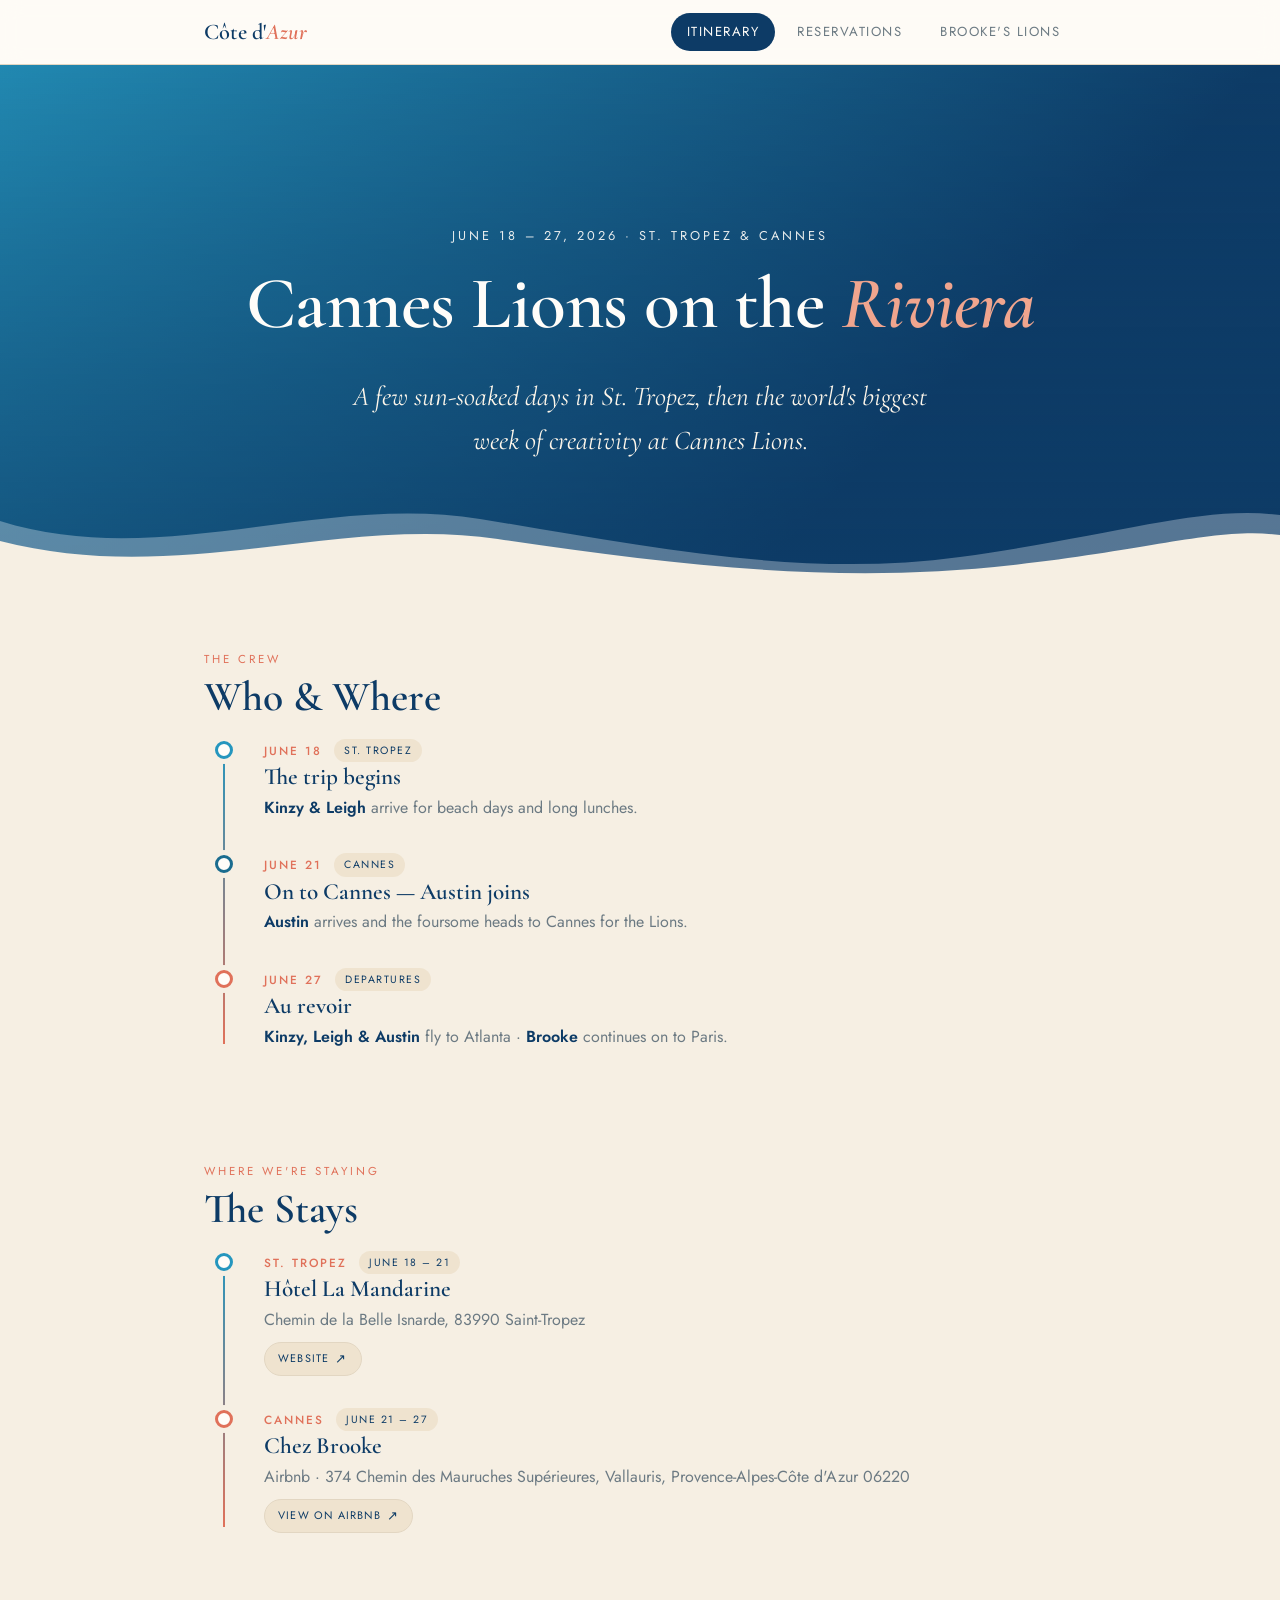
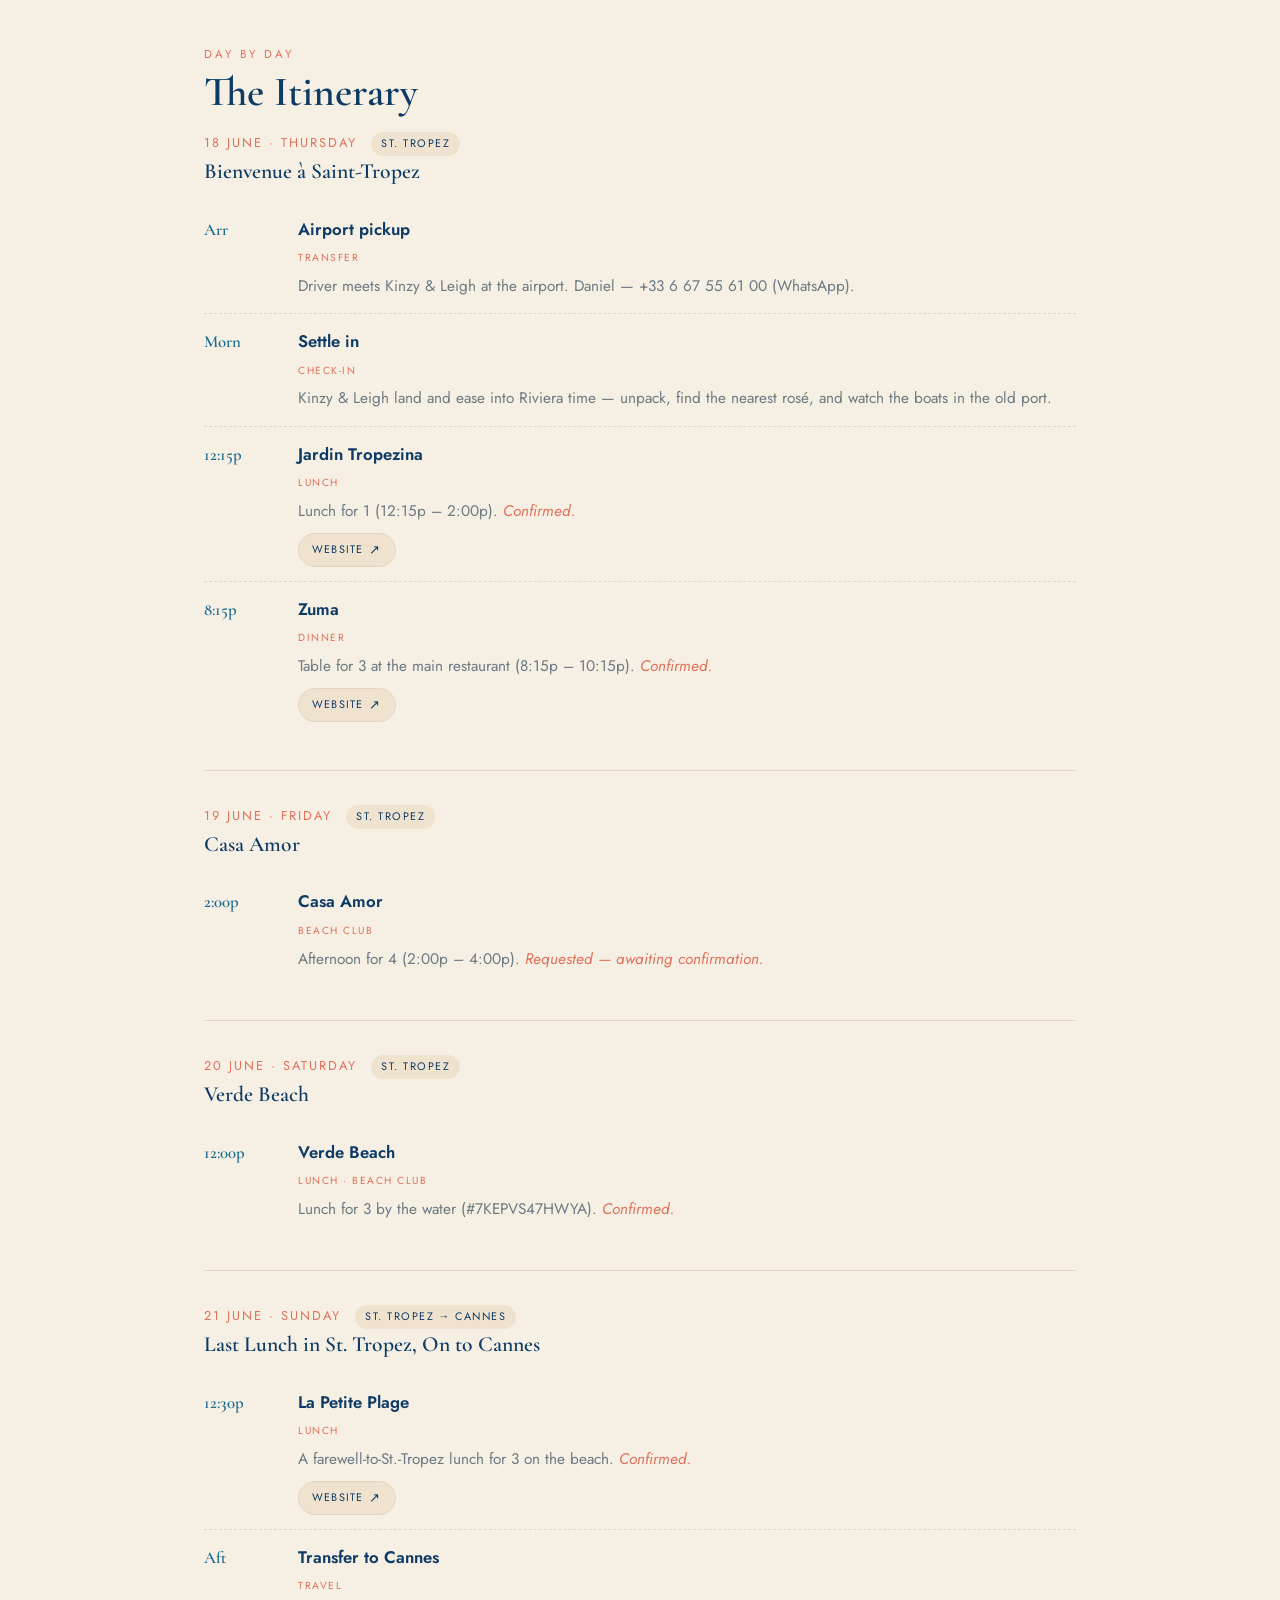
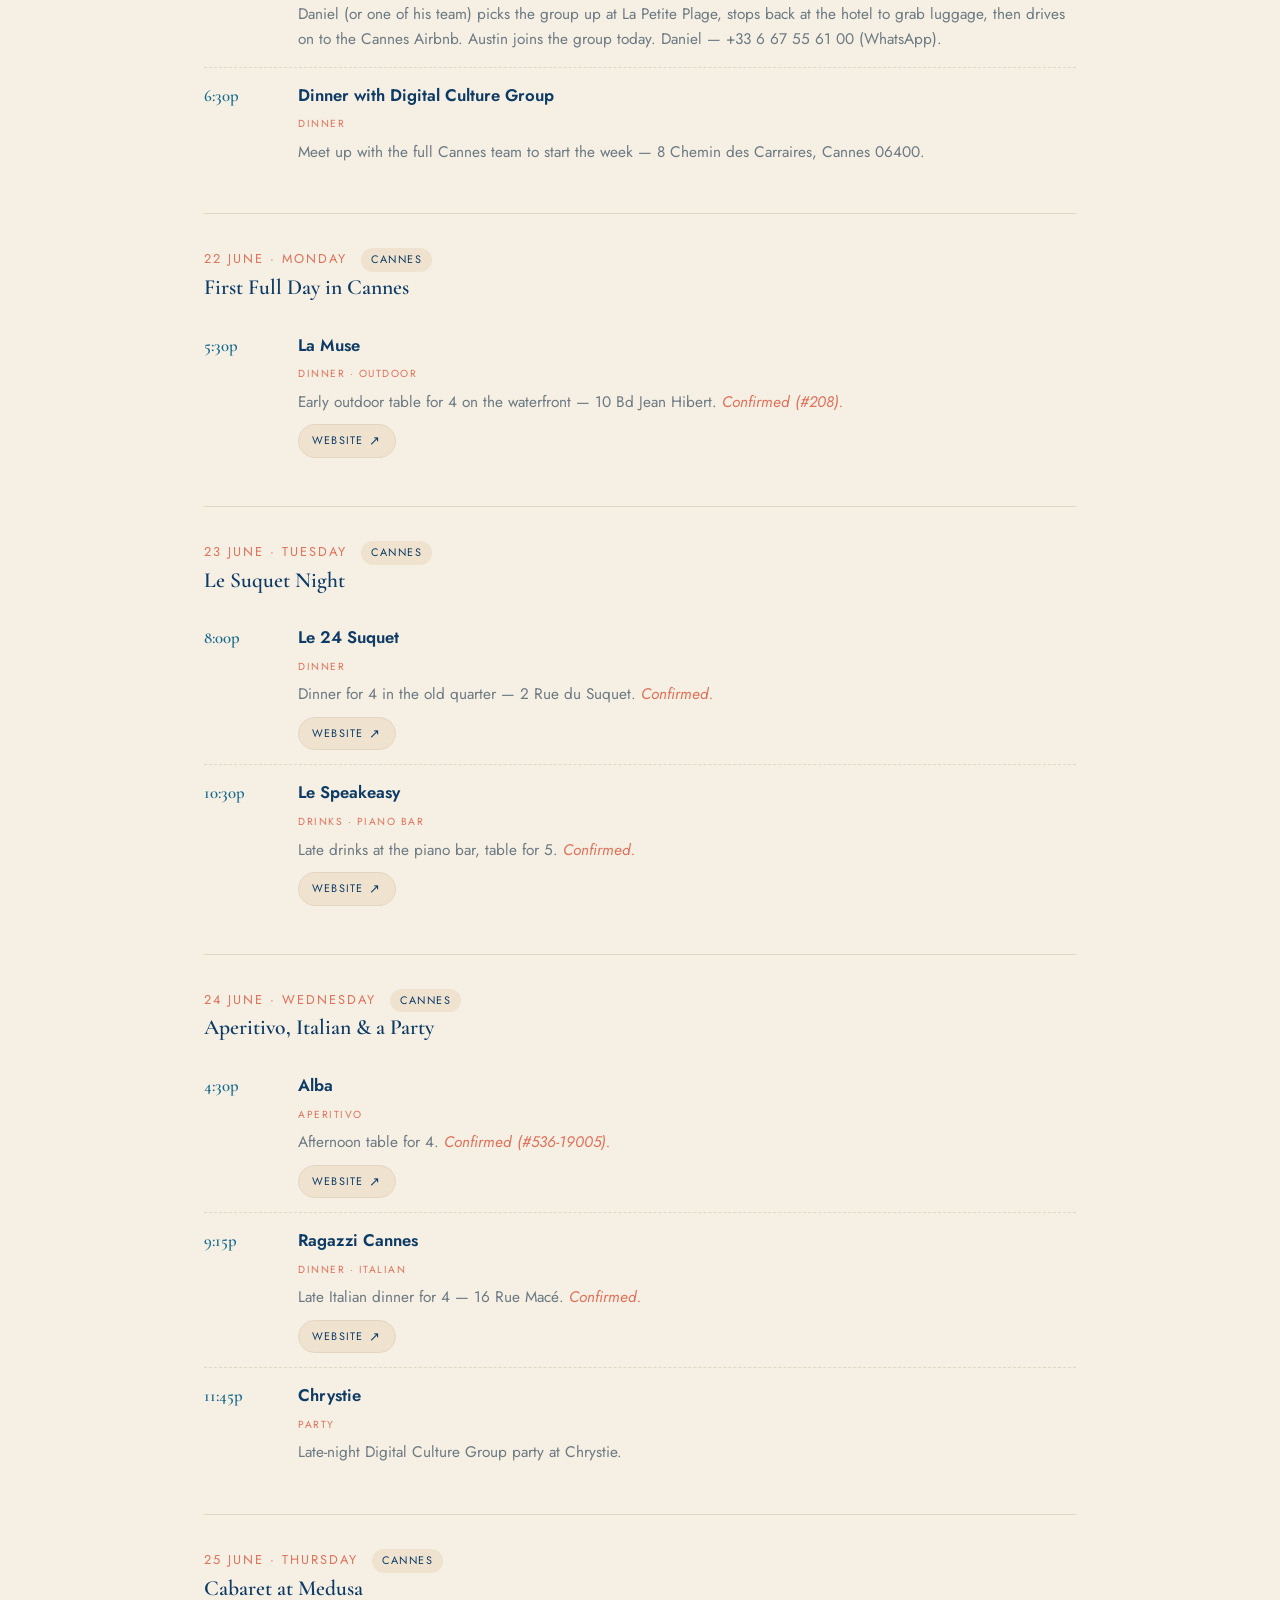
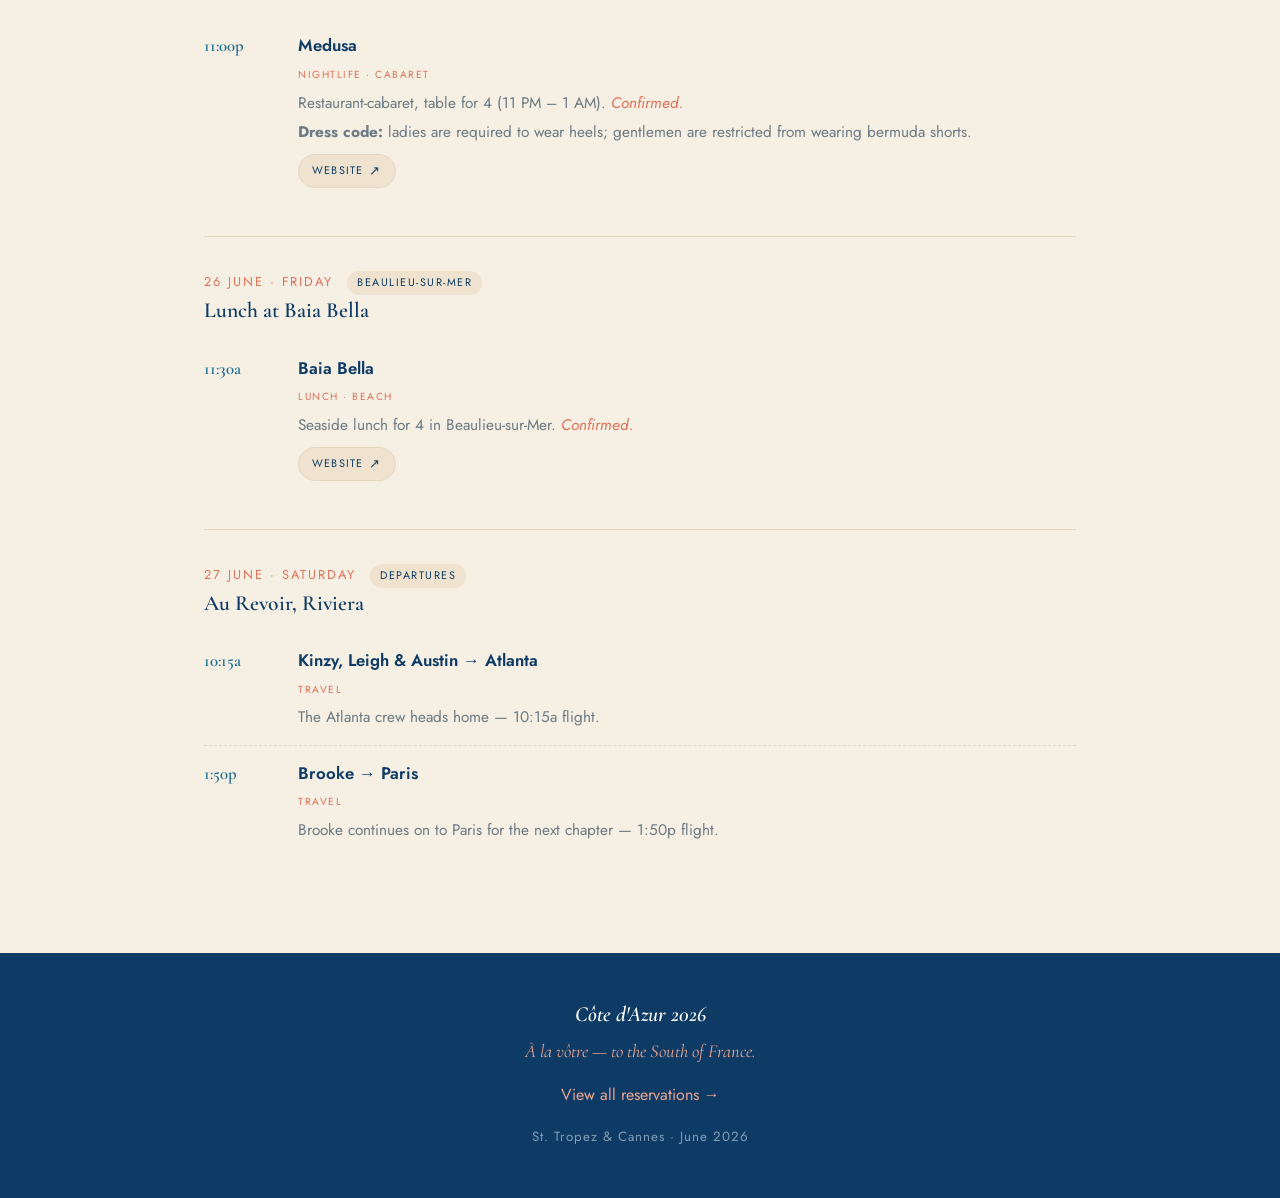
<file: index.html>
<!DOCTYPE html>
<html lang="en">
<head>
<meta charset="UTF-8" />
<meta name="viewport" content="width=device-width, initial-scale=1" />
<title>Côte d'Azur 2026 · St. Tropez & Cannes</title>
<link rel="icon" href="data:image/svg+xml,<svg xmlns='http://www.w3.org/2000/svg' viewBox='0 0 100 100'><text y='.9em' font-size='90'>🇫🇷</text></svg>" />
<link rel="preconnect" href="https://fonts.googleapis.com">
<link rel="preconnect" href="https://fonts.gstatic.com" crossorigin>
<link href="https://fonts.googleapis.com/css2?family=Cormorant+Garamond:ital,wght@0,500;0,600;1,500;1,600&family=Jost:wght@300;400;500;600&display=swap" rel="stylesheet">
<link rel="stylesheet" href="styles.css" />
</head>
<body>

<header class="topbar">
  <div class="wrap">
    <a class="brand" href="index.html">Côte d'<em>Azur</em></a>
    <nav class="tabs">
      <a href="index.html" class="active">Itinerary</a>
      <a href="confirmations.html">Reservations</a>
      <a href="lions.html">Brooke's Lions</a>
    </nav>
  </div>
</header>

<section class="hero">
  <p class="dates">June 18 – 27, 2026 · St. Tropez &amp; Cannes</p>
  <h1>Cannes Lions on the <em>Riviera</em></h1>
  <p class="tagline">A few sun-soaked days in St. Tropez, then the world's biggest week of creativity at Cannes Lions.</p>
</section>

<main class="wrap">

  <!-- Travelers / facts -->
  <section class="reveal">
    <p class="section-label">The Crew</p>
    <h2>Who &amp; Where</h2>
    <div class="timeline">
      <div class="tl-item">
        <span class="tl-dot"></span>
        <div class="tl-head">
          <span class="tl-date">June 18</span>
          <span class="tl-city">St. Tropez</span>
        </div>
        <h3 class="tl-title">The trip begins</h3>
        <p class="tl-people"><strong>Kinzy &amp; Leigh</strong> arrive for beach days and long lunches.</p>
      </div>
      <div class="tl-item">
        <span class="tl-dot"></span>
        <div class="tl-head">
          <span class="tl-date">June 21</span>
          <span class="tl-city">Cannes</span>
        </div>
        <h3 class="tl-title">On to Cannes — Austin joins</h3>
        <p class="tl-people"><strong>Austin</strong> arrives and the foursome heads to Cannes for the Lions.</p>
      </div>
      <div class="tl-item">
        <span class="tl-dot"></span>
        <div class="tl-head">
          <span class="tl-date">June 27</span>
          <span class="tl-city">Departures</span>
        </div>
        <h3 class="tl-title">Au revoir</h3>
        <p class="tl-people"><strong>Kinzy, Leigh &amp; Austin</strong> fly to Atlanta · <strong>Brooke</strong> continues on to Paris.</p>
      </div>
    </div>
  </section>

  <!-- Stays -->
  <section class="reveal">
    <p class="section-label">Where We're Staying</p>
    <h2>The Stays</h2>
    <div class="timeline">
      <div class="tl-item">
        <span class="tl-dot"></span>
        <div class="tl-head">
          <span class="tl-date">St. Tropez</span>
          <span class="tl-city">June 18 – 21</span>
        </div>
        <h3 class="tl-title">Hôtel La Mandarine</h3>
        <p class="tl-people">Chemin de la Belle Isnarde, 83990 Saint-Tropez</p>
        <a class="venue-link" href="https://www.hotellamandarine.com/en/" target="_blank" rel="noopener">Website</a>
      </div>
      <div class="tl-item">
        <span class="tl-dot"></span>
        <div class="tl-head">
          <span class="tl-date">Cannes</span>
          <span class="tl-city">June 21 – 27</span>
        </div>
        <h3 class="tl-title">Chez Brooke</h3>
        <p class="tl-people">Airbnb · 374 Chemin des Mauruches Supérieures, Vallauris, Provence-Alpes-Côte d'Azur 06220</p>
        <a class="venue-link" href="https://www.airbnb.com/trips/shared/0ea47245-d83c-47af-ac39-bbfc97bc9bfa?unique_share_id=3c8a71a0-9e63-4615-8df0-6672b31d88a7" target="_blank" rel="noopener">View on Airbnb</a>
      </div>
    </div>
  </section>

  <!-- Itinerary -->
  <section>
    <p class="section-label">Day by Day</p>
    <h2>The Itinerary</h2>

    <!-- June 18 -->
    <div class="day reveal">
      <div class="day-head">
        <span class="day-date">18 June · Thursday</span>
        <span class="day-city">St. Tropez</span>
      </div>
      <h3 class="day-title">Bienvenue à Saint-Tropez</h3>
      <div class="block">
        <div class="time">Arr</div>
        <div>
          <div class="venue">Airport pickup</div>
          <span class="cat">transfer</span>
          <p class="desc">Driver meets Kinzy &amp; Leigh at the airport. Daniel — +33 6 67 55 61 00 (WhatsApp).</p>
        </div>
      </div>
      <div class="block">
        <div class="time">Morn</div>
        <div>
          <div class="venue">Settle in</div>
          <span class="cat">check-in</span>
          <p class="desc">Kinzy &amp; Leigh land and ease into Riviera time — unpack, find the nearest rosé, and watch the boats in the old port.</p>
        </div>
      </div>
      <div class="block">
        <div class="time">12:15p</div>
        <div>
          <div class="venue">Jardin Tropezina</div>
          <span class="cat">lunch</span>
          <p class="desc">Lunch for 1 (12:15p – 2:00p). <em>Confirmed.</em></p>
          <a class="venue-link" href="https://airelles.com/en/destination/chateau-de-la-messardiere-hotel/restaurants/jardin-tropezina-saint-tropez-restaurant" target="_blank" rel="noopener">Website</a>
        </div>
      </div>
      <div class="block">
        <div class="time">8:15p</div>
        <div>
          <div class="venue">Zuma</div>
          <span class="cat">dinner</span>
          <p class="desc">Table for 3 at the main restaurant (8:15p – 10:15p). <em>Confirmed.</em></p>
          <a class="venue-link" href="https://www.zumarestaurant.com/en/st-tropez" target="_blank" rel="noopener">Website</a>
        </div>
      </div>
    </div>

    <!-- June 19 -->
    <div class="day reveal">
      <div class="day-head">
        <span class="day-date">19 June · Friday</span>
        <span class="day-city">St. Tropez</span>
      </div>
      <h3 class="day-title">Casa Amor</h3>
      <div class="block">
        <div class="time">2:00p</div>
        <div>
          <div class="venue">Casa Amor</div>
          <span class="cat">beach club</span>
          <p class="desc">Afternoon for 4 (2:00p – 4:00p). <em>Requested — awaiting confirmation.</em></p>
        </div>
      </div>
    </div>

    <!-- June 20 -->
    <div class="day reveal">
      <div class="day-head">
        <span class="day-date">20 June · Saturday</span>
        <span class="day-city">St. Tropez</span>
      </div>
      <h3 class="day-title">Verde Beach</h3>
      <div class="block">
        <div class="time">12:00p</div>
        <div>
          <div class="venue">Verde Beach</div>
          <span class="cat">lunch · beach club</span>
          <p class="desc">Lunch for 3 by the water (#7KEPVS47HWYA). <em>Confirmed.</em></p>
        </div>
      </div>
    </div>

    <!-- June 21 -->
    <div class="day reveal">
      <div class="day-head">
        <span class="day-date">21 June · Sunday</span>
        <span class="day-city">St. Tropez → Cannes</span>
      </div>
      <h3 class="day-title">Last Lunch in St. Tropez, On to Cannes</h3>
      <div class="block">
        <div class="time">12:30p</div>
        <div>
          <div class="venue">La Petite Plage</div>
          <span class="cat">lunch</span>
          <p class="desc">A farewell-to-St.-Tropez lunch for 3 on the beach. <em>Confirmed.</em></p>
          <a class="venue-link" href="https://www.restaurant-lapetiteplage.com/en/saint-tropez" target="_blank" rel="noopener">Website</a>
        </div>
      </div>
      <div class="block">
        <div class="time">Aft</div>
        <div>
          <div class="venue">Transfer to Cannes</div>
          <span class="cat">travel</span>
          <p class="desc">Daniel (or one of his team) picks the group up at La Petite Plage, stops back at the hotel to grab luggage, then drives on to the Cannes Airbnb. Austin joins the group today. Daniel — +33 6 67 55 61 00 (WhatsApp).</p>
        </div>
      </div>
      <div class="block">
        <div class="time">6:30p</div>
        <div>
          <div class="venue">Dinner with Digital Culture Group</div>
          <span class="cat">dinner</span>
          <p class="desc">Meet up with the full Cannes team to start the week — 8 Chemin des Carraires, Cannes 06400.</p>
        </div>
      </div>
    </div>

    <!-- June 22 -->
    <div class="day reveal">
      <div class="day-head">
        <span class="day-date">22 June · Monday</span>
        <span class="day-city">Cannes</span>
      </div>
      <h3 class="day-title">First Full Day in Cannes</h3>
      <div class="block">
        <div class="time">5:30p</div>
        <div>
          <div class="venue">La Muse</div>
          <span class="cat">dinner · outdoor</span>
          <p class="desc">Early outdoor table for 4 on the waterfront — 10 Bd Jean Hibert. <em>Confirmed (#208).</em></p>
          <a class="venue-link" href="https://www.lamusecannes.com/" target="_blank" rel="noopener">Website</a>
        </div>
      </div>
    </div>

    <!-- June 23 -->
    <div class="day reveal">
      <div class="day-head">
        <span class="day-date">23 June · Tuesday</span>
        <span class="day-city">Cannes</span>
      </div>
      <h3 class="day-title">Le Suquet Night</h3>
      <div class="block">
        <div class="time">8:00p</div>
        <div>
          <div class="venue">Le 24 Suquet</div>
          <span class="cat">dinner</span>
          <p class="desc">Dinner for 4 in the old quarter — 2 Rue du Suquet. <em>Confirmed.</em></p>
          <a class="venue-link" href="https://le24suquet.fr/en/" target="_blank" rel="noopener">Website</a>
        </div>
      </div>
      <div class="block">
        <div class="time">10:30p</div>
        <div>
          <div class="venue">Le Speakeasy</div>
          <span class="cat">drinks · piano bar</span>
          <p class="desc">Late drinks at the piano bar, table for 5. <em>Confirmed.</em></p>
          <a class="venue-link" href="https://www.lespeakeasy.com/" target="_blank" rel="noopener">Website</a>
        </div>
      </div>
    </div>

    <!-- June 24 -->
    <div class="day reveal">
      <div class="day-head">
        <span class="day-date">24 June · Wednesday</span>
        <span class="day-city">Cannes</span>
      </div>
      <h3 class="day-title">Aperitivo, Italian &amp; a Party</h3>
      <div class="block">
        <div class="time">4:30p</div>
        <div>
          <div class="venue">Alba</div>
          <span class="cat">aperitivo</span>
          <p class="desc">Afternoon table for 4. <em>Confirmed (#536-19005).</em></p>
          <a class="venue-link" href="https://www.alba-beach-cannes.com/" target="_blank" rel="noopener">Website</a>
        </div>
      </div>
      <div class="block">
        <div class="time">9:15p</div>
        <div>
          <div class="venue">Ragazzi Cannes</div>
          <span class="cat">dinner · italian</span>
          <p class="desc">Late Italian dinner for 4 — 16 Rue Macé. <em>Confirmed.</em></p>
          <a class="venue-link" href="https://ragazzi-group.fr/restaurant-cannes/" target="_blank" rel="noopener">Website</a>
        </div>
      </div>
      <div class="block">
        <div class="time">11:45p</div>
        <div>
          <div class="venue">Chrystie</div>
          <span class="cat">party</span>
          <p class="desc">Late-night Digital Culture Group party at Chrystie.</p>
        </div>
      </div>
    </div>

    <!-- June 25 -->
    <div class="day reveal">
      <div class="day-head">
        <span class="day-date">25 June · Thursday</span>
        <span class="day-city">Cannes</span>
      </div>
      <h3 class="day-title">Cabaret at Medusa</h3>
      <div class="block">
        <div class="time">11:00p</div>
        <div>
          <div class="venue">Medusa</div>
          <span class="cat">nightlife · cabaret</span>
          <p class="desc">Restaurant-cabaret, table for 4 (11 PM – 1 AM). <em>Confirmed.</em></p>
          <p class="desc"><strong>Dress code:</strong> ladies are required to wear heels; gentlemen are restricted from wearing bermuda shorts.</p>
          <a class="venue-link" href="https://medusacannes.com/" target="_blank" rel="noopener">Website</a>
        </div>
      </div>
    </div>

    <!-- June 26 -->
    <div class="day reveal">
      <div class="day-head">
        <span class="day-date">26 June · Friday</span>
        <span class="day-city">Beaulieu-sur-Mer</span>
      </div>
      <h3 class="day-title">Lunch at Baia Bella</h3>
      <div class="block">
        <div class="time">11:30a</div>
        <div>
          <div class="venue">Baia Bella</div>
          <span class="cat">lunch · beach</span>
          <p class="desc">Seaside lunch for 4 in Beaulieu-sur-Mer. <em>Confirmed.</em></p>
          <a class="venue-link" href="https://www.baiabella.com/" target="_blank" rel="noopener">Website</a>
        </div>
      </div>
    </div>

    <!-- June 27 -->
    <div class="day reveal">
      <div class="day-head">
        <span class="day-date">27 June · Saturday</span>
        <span class="day-city">Departures</span>
      </div>
      <h3 class="day-title">Au Revoir, Riviera</h3>
      <div class="block">
        <div class="time">10:15a</div>
        <div>
          <div class="venue">Kinzy, Leigh &amp; Austin → Atlanta</div>
          <span class="cat">travel</span>
          <p class="desc">The Atlanta crew heads home — 10:15a flight.</p>
        </div>
      </div>
      <div class="block">
        <div class="time">1:50p</div>
        <div>
          <div class="venue">Brooke → Paris</div>
          <span class="cat">travel</span>
          <p class="desc">Brooke continues on to Paris for the next chapter — 1:50p flight.</p>
        </div>
      </div>
    </div>

  </section>
</main>

<footer>
  <h3>Côte d'Azur 2026</h3>
  <p class="fr">À la vôtre — to the South of France.</p>
  <p><a href="confirmations.html" style="color:#f0a58e;">View all reservations →</a></p>
  <small>St. Tropez &amp; Cannes · June 2026</small>
</footer>

<script>
  const io = new IntersectionObserver((entries) => {
    entries.forEach(e => { if (e.isIntersecting) { e.target.classList.add('in'); io.unobserve(e.target); } });
  }, { threshold: 0.12 });
  document.querySelectorAll('.reveal').forEach(el => io.observe(el));
</script>

</body>
</html>
</file>
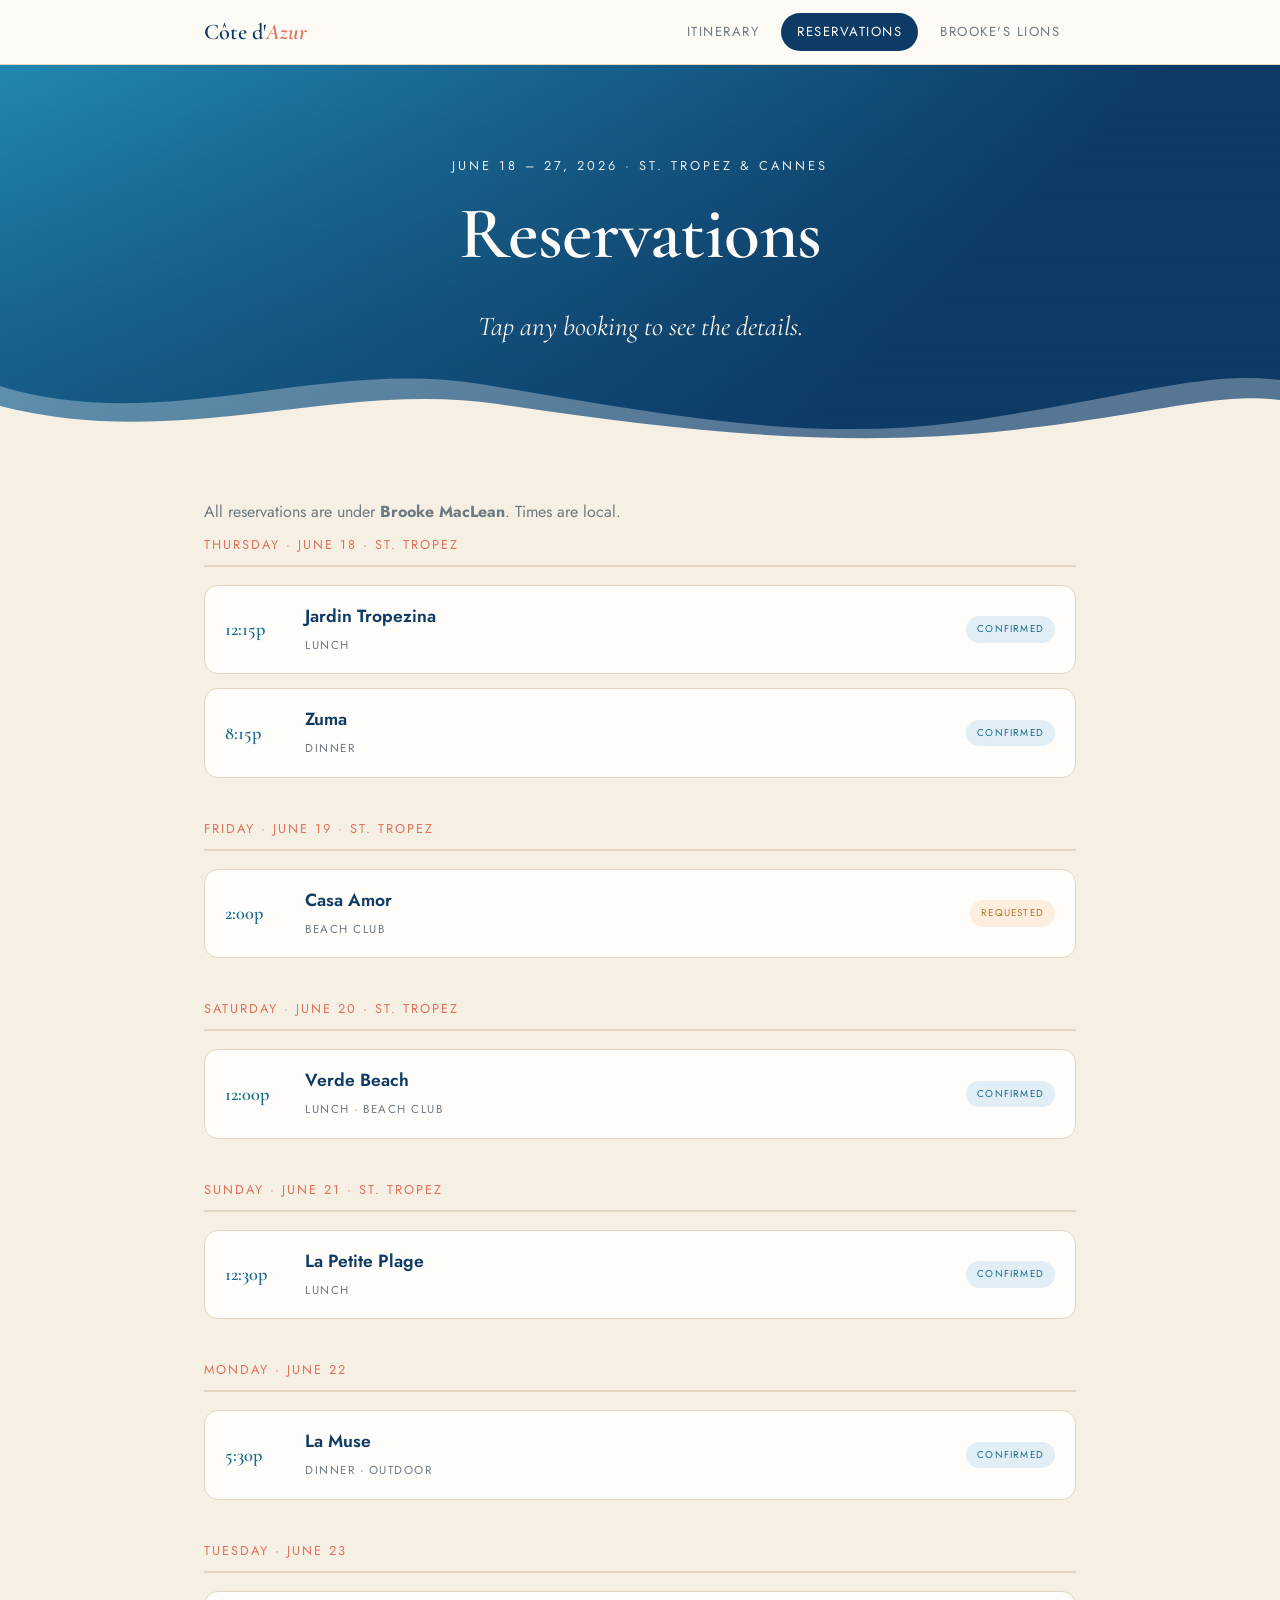
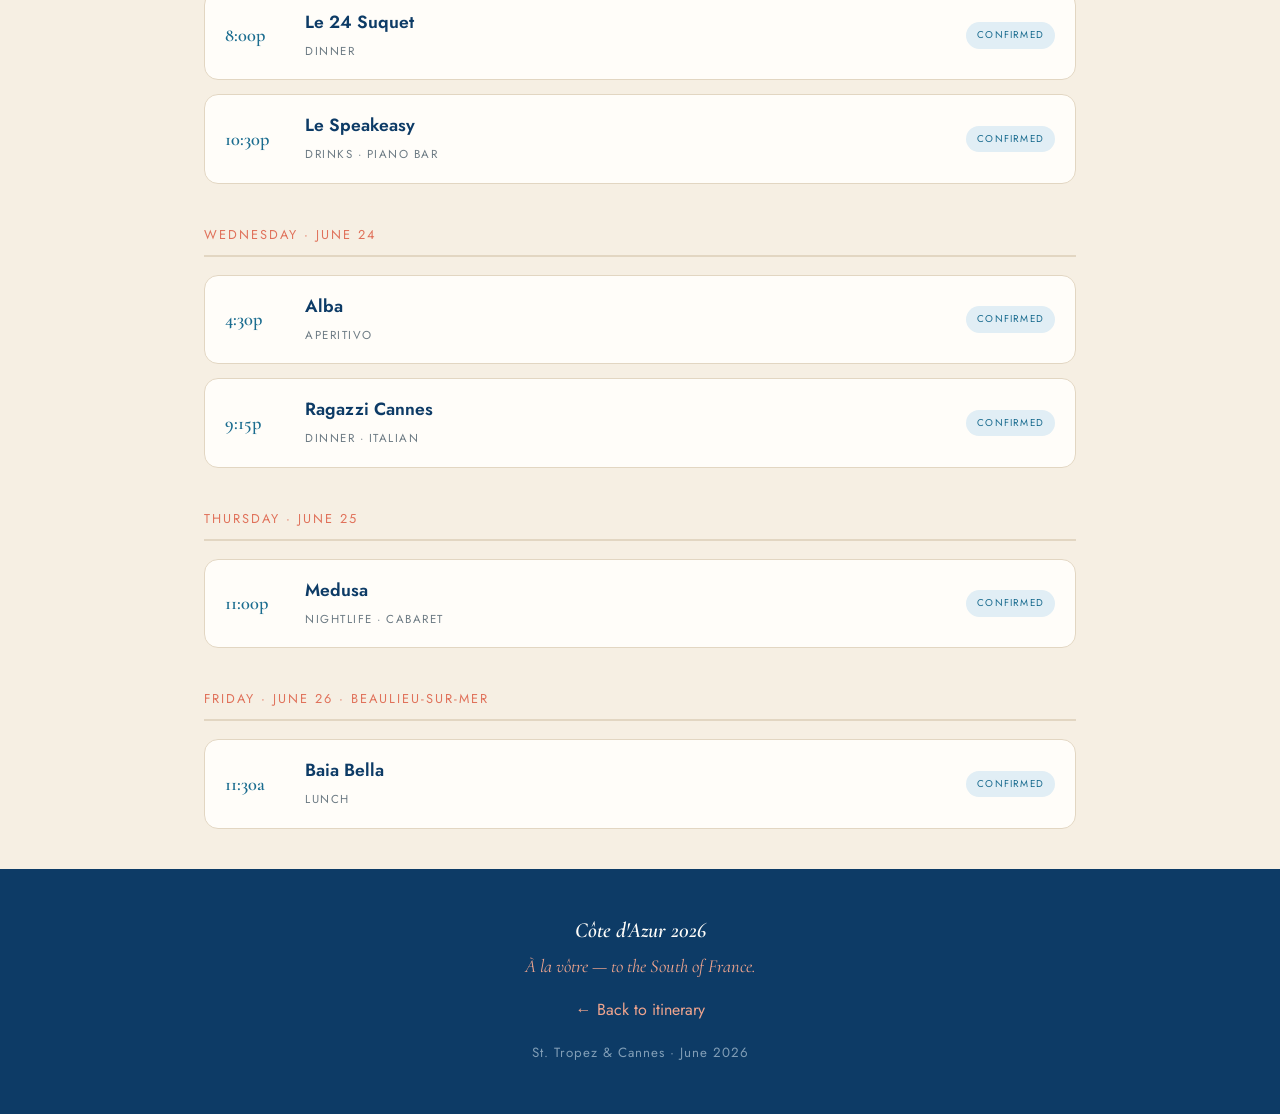
<file: confirmations.html>
<!DOCTYPE html>
<html lang="en">
<head>
<meta charset="UTF-8" />
<meta name="viewport" content="width=device-width, initial-scale=1" />
<title>Reservations · Côte d'Azur 2026</title>
<link rel="icon" href="data:image/svg+xml,<svg xmlns='http://www.w3.org/2000/svg' viewBox='0 0 100 100'><text y='.9em' font-size='90'>🇫🇷</text></svg>" />
<link rel="preconnect" href="https://fonts.googleapis.com">
<link rel="preconnect" href="https://fonts.gstatic.com" crossorigin>
<link href="https://fonts.googleapis.com/css2?family=Cormorant+Garamond:ital,wght@0,500;0,600;1,500;1,600&family=Jost:wght@300;400;500;600&display=swap" rel="stylesheet">
<link rel="stylesheet" href="styles.css" />
</head>
<body>

<header class="topbar">
  <div class="wrap">
    <a class="brand" href="index.html">Côte d'<em>Azur</em></a>
    <nav class="tabs">
      <a href="index.html">Itinerary</a>
      <a href="confirmations.html" class="active">Reservations</a>
      <a href="lions.html">Brooke's Lions</a>
    </nav>
  </div>
</header>

<section class="hero" style="padding:90px 24px 110px;">
  <p class="dates">June 18 – 27, 2026 · St. Tropez &amp; Cannes</p>
  <h1>Reservations</h1>
  <p class="tagline">Tap any booking to see the details.</p>
</section>

<main class="wrap" style="padding-top:40px;">

  <p class="conf-intro">All reservations are under <strong>Brooke MacLean</strong>. Times are local.</p>

  <!-- Thu Jun 18 -->
  <div class="conf-day reveal">
    <div class="conf-day-head">Thursday · June 18 · St. Tropez</div>
    <details class="card">
      <summary>
        <span class="c-time">12:15p</span>
        <span><span class="c-name">Jardin Tropezina</span><br><span class="c-type">Lunch</span></span>
        <span class="badge confirmed">Confirmed</span>
      </summary>
      <div class="details">
        <div class="row"><span class="k">Party</span><span>1 guest · 12:15p – 2:00p</span></div>
        <div class="row"><span class="k">Confirmation</span><span>#5XMBJW34X3LR</span></div>
        <img class="conf-shot" src="Screenshot%202026-06-03%20at%2011.59.34%E2%80%AFAM.png" alt="Jardin Tropezina confirmation" loading="lazy" />
      </div>
    </details>
    <details class="card">
      <summary>
        <span class="c-time">8:15p</span>
        <span><span class="c-name">Zuma</span><br><span class="c-type">Dinner</span></span>
        <span class="badge confirmed">Confirmed</span>
      </summary>
      <div class="details">
        <div class="row"><span class="k">Party</span><span>3 guests · 8:15p – 10:15p</span></div>
        <div class="row"><span class="k">Note</span><span>Reserved for Main Restaurant · rebooked from Wed Jun 17 → Thu Jun 18</span></div>
        <img class="conf-shot" src="Screenshot%202026-06-03%20at%2010.43.52%E2%80%AFAM.png" alt="Zuma confirmation" loading="lazy" />
      </div>
    </details>
  </div>

  <!-- Fri Jun 19 -->
  <div class="conf-day reveal">
    <div class="conf-day-head">Friday · June 19 · St. Tropez</div>
    <details class="card">
      <summary>
        <span class="c-time">2:00p</span>
        <span><span class="c-name">Casa Amor</span><br><span class="c-type">Beach Club</span></span>
        <span class="badge pending">Requested</span>
      </summary>
      <div class="details">
        <div class="row"><span class="k">Party</span><span>4 guests · 2:00p – 4:00p</span></div>
        <div class="row"><span class="k">Note</span><span>Request submitted — not yet confirmed; staff will follow up by email.</span></div>
        <img class="conf-shot" src="Screenshot%202026-06-03%20at%209.49.40%E2%80%AFAM.png" alt="Casa Amor request" loading="lazy" />
      </div>
    </details>
  </div>

  <!-- Sat Jun 20 -->
  <div class="conf-day reveal">
    <div class="conf-day-head">Saturday · June 20 · St. Tropez</div>
    <details class="card">
      <summary>
        <span class="c-time">12:00p</span>
        <span><span class="c-name">Verde Beach</span><br><span class="c-type">Lunch · Beach Club</span></span>
        <span class="badge confirmed">Confirmed</span>
      </summary>
      <div class="details">
        <div class="row"><span class="k">Party</span><span>3 guests · 12:00p</span></div>
        <div class="row"><span class="k">Confirmation</span><span>#7KEPVS47HWYA</span></div>
        <div class="row"><span class="k">Cancellation</span><span>Cancellations must be made at least 24 hours prior. No-shows or late cancellations are subject to a fee of €100 per person, charged to the card on file.</span></div>
        <img class="conf-shot" src="Screenshot%202026-06-03%20at%209.55.44%E2%80%AFAM.png" alt="Verde Beach confirmation" loading="lazy" />
      </div>
    </details>
  </div>

  <!-- Sun Jun 21 -->
  <div class="conf-day reveal">
    <div class="conf-day-head">Sunday · June 21 · St. Tropez</div>
    <details class="card">
      <summary>
        <span class="c-time">12:30p</span>
        <span><span class="c-name">La Petite Plage</span><br><span class="c-type">Lunch</span></span>
        <span class="badge confirmed">Confirmed</span>
      </summary>
      <div class="details">
        <div class="row"><span class="k">Party</span><span>3 guests</span></div>
        <img class="conf-shot" src="Screenshot%202026-06-01%20at%202.47.41%E2%80%AFPM.png" alt="La Petite Plage confirmation" loading="lazy" />
      </div>
    </details>
  </div>

  <!-- Mon Jun 22 -->
  <div class="conf-day reveal">
    <div class="conf-day-head">Monday · June 22</div>
    <details class="card">
      <summary>
        <span class="c-time">5:30p</span>
        <span><span class="c-name">La Muse</span><br><span class="c-type">Dinner · Outdoor</span></span>
        <span class="badge confirmed">Confirmed</span>
      </summary>
      <div class="details">
        <div class="row"><span class="k">Party</span><span>4 guests · outdoor seating</span></div>
        <div class="row"><span class="k">Confirmation</span><span>#208</span></div>
        <div class="row"><span class="k">Address</span><span>10 Bd Jean Hibert, 06400 Cannes</span></div>
        <div class="row"><span class="k">Phone</span><span>07 83 13 84 07</span></div>
        <img class="conf-shot" src="Screenshot%202026-06-01%20at%202.30.23%E2%80%AFPM.png" alt="La Muse confirmation" loading="lazy" />
      </div>
    </details>
  </div>

  <!-- Tue Jun 23 -->
  <div class="conf-day reveal">
    <div class="conf-day-head">Tuesday · June 23</div>
    <details class="card">
      <summary>
        <span class="c-time">8:00p</span>
        <span><span class="c-name">Le 24 Suquet</span><br><span class="c-type">Dinner</span></span>
        <span class="badge confirmed">Confirmed</span>
      </summary>
      <div class="details">
        <div class="row"><span class="k">Party</span><span>4 guests</span></div>
        <div class="row"><span class="k">Address</span><span>2 Rue du Suquet, 06400 Cannes</span></div>
        <img class="conf-shot" src="Screenshot%202026-06-01%20at%202.32.59%E2%80%AFPM.png" alt="Le 24 Suquet confirmation" loading="lazy" />
      </div>
    </details>
    <details class="card">
      <summary>
        <span class="c-time">10:30p</span>
        <span><span class="c-name">Le Speakeasy</span><br><span class="c-type">Drinks · Piano Bar</span></span>
        <span class="badge confirmed">Confirmed</span>
      </summary>
      <div class="details">
        <div class="row"><span class="k">Party</span><span>5 guests</span></div>
        <div class="row"><span class="k">Note</span><span>Time updated from 10:00p → 10:30p</span></div>
        <img class="conf-shot" src="Screenshot%202026-06-01%20at%202.34.00%E2%80%AFPM.png" alt="Le Speakeasy confirmation" loading="lazy" />
      </div>
    </details>
  </div>

  <!-- Wed Jun 24 -->
  <div class="conf-day reveal">
    <div class="conf-day-head">Wednesday · June 24</div>
    <details class="card">
      <summary>
        <span class="c-time">4:30p</span>
        <span><span class="c-name">Alba</span><br><span class="c-type">Aperitivo</span></span>
        <span class="badge confirmed">Confirmed</span>
      </summary>
      <div class="details">
        <div class="row"><span class="k">Party</span><span>4 people</span></div>
        <div class="row"><span class="k">Confirmation</span><span>#536-19005</span></div>
        <img class="conf-shot" src="Screenshot%202026-06-01%20at%202.16.47%E2%80%AFPM.png" alt="Alba confirmation" loading="lazy" />
      </div>
    </details>
    <details class="card">
      <summary>
        <span class="c-time">9:15p</span>
        <span><span class="c-name">Ragazzi Cannes</span><br><span class="c-type">Dinner · Italian</span></span>
        <span class="badge confirmed">Confirmed</span>
      </summary>
      <div class="details">
        <div class="row"><span class="k">Party</span><span>4 guests</span></div>
        <div class="row"><span class="k">Address</span><span>16 Rue Macé, 06400 Cannes</span></div>
        <div class="row"><span class="k">Note</span><span>Reservation modified to 9:15p</span></div>
        <img class="conf-shot" src="Screenshot%202026-06-01%20at%202.17.02%E2%80%AFPM.png" alt="Ragazzi Cannes confirmation" loading="lazy" />
      </div>
    </details>
  </div>

  <!-- Thu Jun 25 -->
  <div class="conf-day reveal">
    <div class="conf-day-head">Thursday · June 25</div>
    <details class="card">
      <summary>
        <span class="c-time">11:00p</span>
        <span><span class="c-name">Medusa</span><br><span class="c-type">Nightlife · Cabaret</span></span>
        <span class="badge confirmed">Confirmed</span>
      </summary>
      <div class="details">
        <div class="row"><span class="k">Party</span><span>4 guests · 11:00p – 1:00a</span></div>
        <div class="row"><span class="k">Dress code</span><span>Ladies are required to wear heels; gentlemen are restricted from wearing bermuda shorts.</span></div>
        <img class="conf-shot" src="Medusa%20June%2025.png" alt="Medusa confirmation" loading="lazy" />
      </div>
    </details>
  </div>

  <!-- Fri Jun 26 -->
  <div class="conf-day reveal">
    <div class="conf-day-head">Friday · June 26 · Beaulieu-sur-Mer</div>
    <details class="card">
      <summary>
        <span class="c-time">11:30a</span>
        <span><span class="c-name">Baia Bella</span><br><span class="c-type">Lunch</span></span>
        <span class="badge confirmed">Confirmed</span>
      </summary>
      <div class="details">
        <div class="row"><span class="k">Party</span><span>4 guests · 11:30a</span></div>
        <div class="row"><span class="k">Note</span><span>Credit card hold deposited (€100.00)</span></div>
        <img class="conf-shot" src="Baia%20Bella.png" alt="Baia Bella confirmation" loading="lazy" />
      </div>
    </details>
  </div>

</main>

<footer>
  <h3>Côte d'Azur 2026</h3>
  <p class="fr">À la vôtre — to the South of France.</p>
  <p><a href="index.html" style="color:#f0a58e;">← Back to itinerary</a></p>
  <small>St. Tropez &amp; Cannes · June 2026</small>
</footer>

<script>
  const io = new IntersectionObserver((entries) => {
    entries.forEach(e => { if (e.isIntersecting) { e.target.classList.add('in'); io.unobserve(e.target); } });
  }, { threshold: 0.12 });
  document.querySelectorAll('.reveal').forEach(el => io.observe(el));
</script>

</body>
</html>
</file>
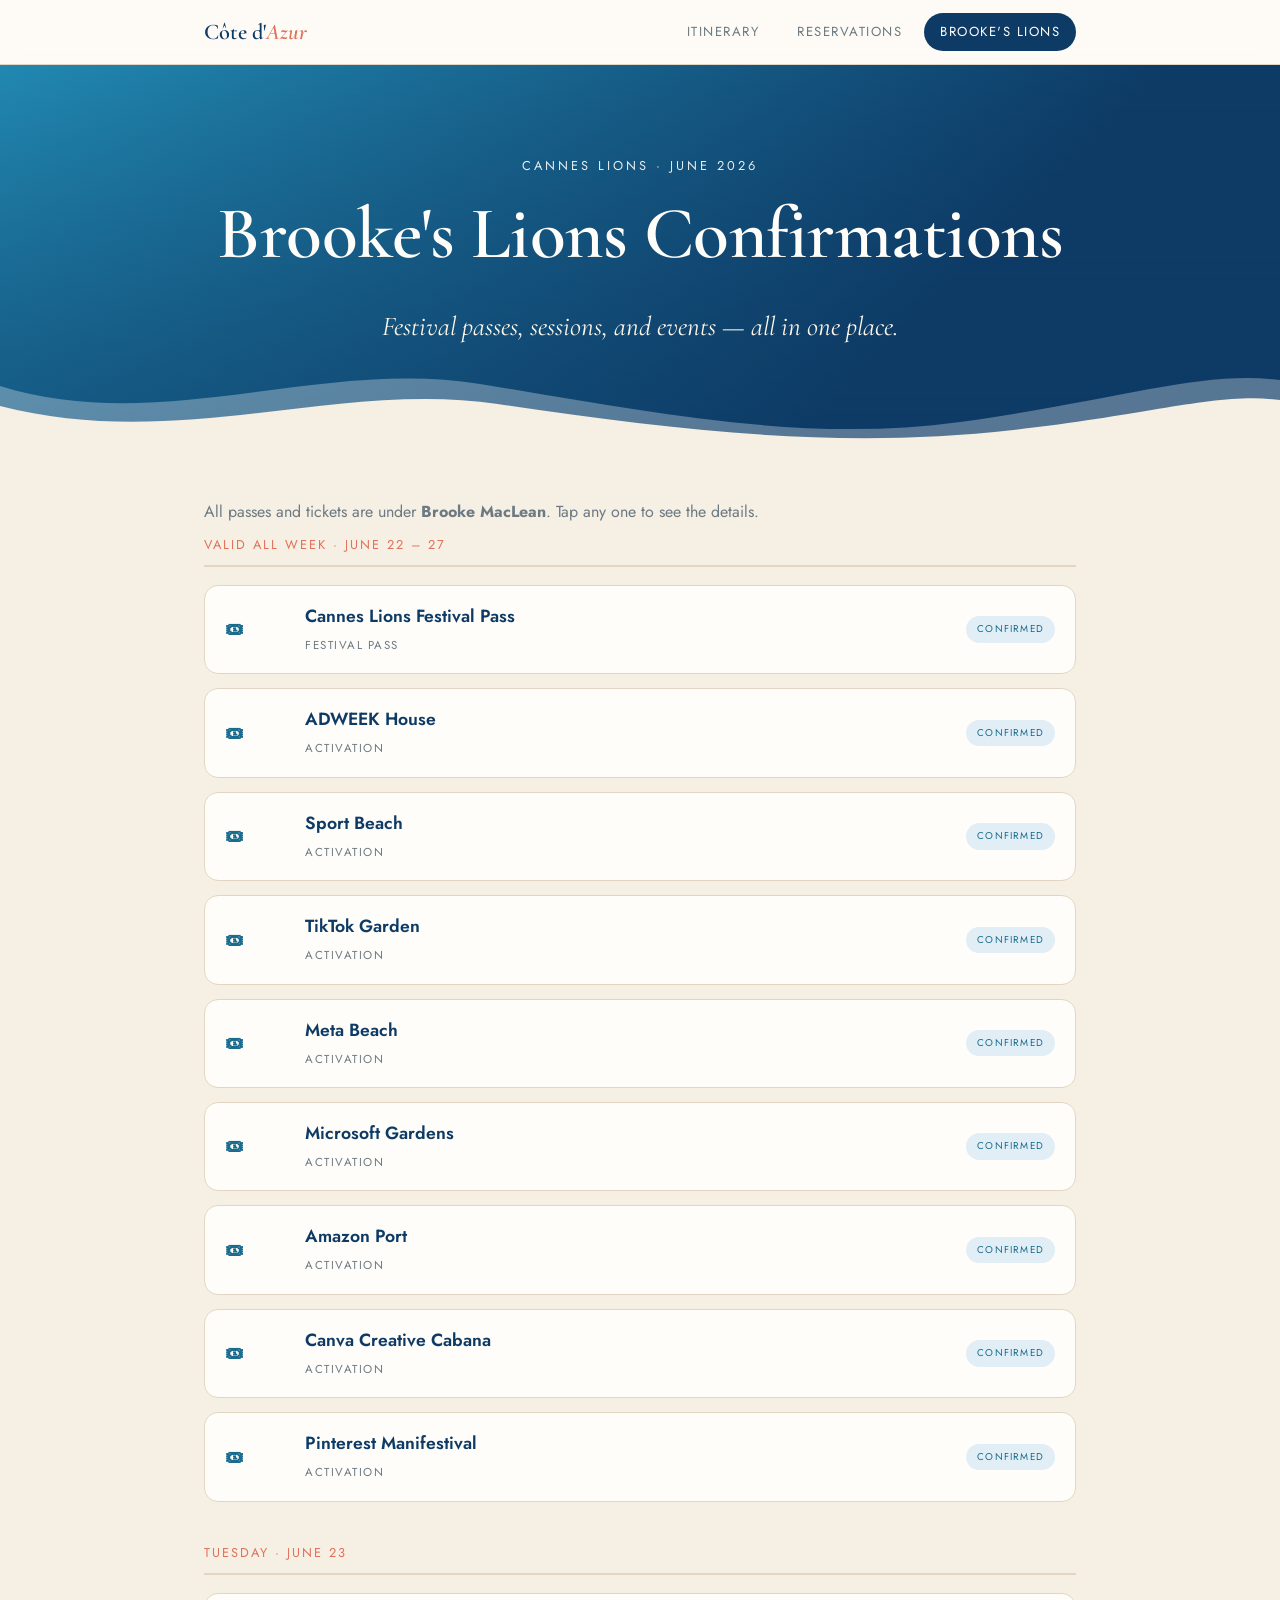
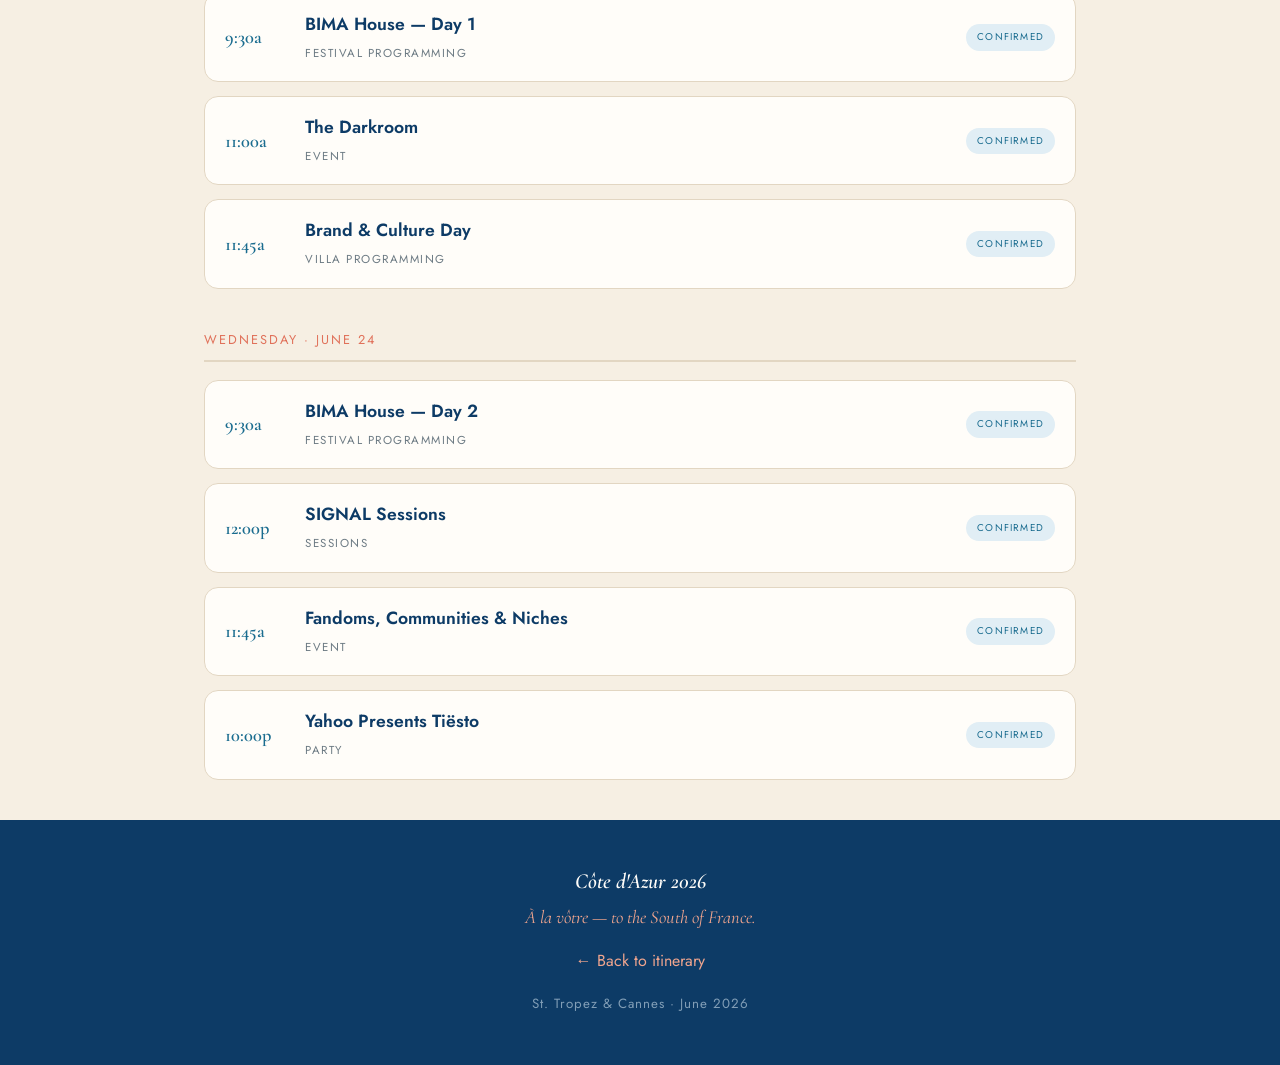
<file: lions.html>
<!DOCTYPE html>
<html lang="en">
<head>
<meta charset="UTF-8" />
<meta name="viewport" content="width=device-width, initial-scale=1" />
<title>Brooke's Lions Confirmations · Côte d'Azur 2026</title>
<link rel="icon" href="data:image/svg+xml,<svg xmlns='http://www.w3.org/2000/svg' viewBox='0 0 100 100'><text y='.9em' font-size='90'>🇫🇷</text></svg>" />
<link rel="preconnect" href="https://fonts.googleapis.com">
<link rel="preconnect" href="https://fonts.gstatic.com" crossorigin>
<link href="https://fonts.googleapis.com/css2?family=Cormorant+Garamond:ital,wght@0,500;0,600;1,500;1,600&family=Jost:wght@300;400;500;600&display=swap" rel="stylesheet">
<link rel="stylesheet" href="styles.css" />
</head>
<body>

<header class="topbar">
  <div class="wrap">
    <a class="brand" href="index.html">Côte d'<em>Azur</em></a>
    <nav class="tabs">
      <a href="index.html">Itinerary</a>
      <a href="confirmations.html">Reservations</a>
      <a href="lions.html" class="active">Brooke's Lions</a>
    </nav>
  </div>
</header>

<section class="hero" style="padding:90px 24px 110px;">
  <p class="dates">Cannes Lions · June 2026</p>
  <h1>Brooke's Lions Confirmations</h1>
  <p class="tagline">Festival passes, sessions, and events — all in one place.</p>
</section>

<main class="wrap" style="padding-top:40px;">

  <p class="conf-intro">All passes and tickets are under <strong>Brooke MacLean</strong>. Tap any one to see the details.</p>

  <!-- Week-long -->
  <div class="conf-day reveal">
    <div class="conf-day-head">Valid All Week · June 22 – 27</div>

    <details class="card">
      <summary>
        <span class="c-time">🎟</span>
        <span><span class="c-name">Cannes Lions Festival Pass</span><br><span class="c-type">Festival Pass</span></span>
        <span class="badge confirmed">Confirmed</span>
      </summary>
      <div class="details">
        <div class="row"><span class="k">Passes</span><span>Brooke (Classic Challenger) · Kinzy, Austin &amp; Leigh (Creator)</span></div>
        <div class="row"><span class="k">Order</span><span>REFCL/250-2410</span></div>
        <img class="conf-shot" src="Brooke%27s%20Lions/Cannes%20Lions%20Pass.png" alt="Cannes Lions Festival Pass" loading="lazy" />
      </div>
    </details>

    <details class="card">
      <summary>
        <span class="c-time">🎟</span>
        <span><span class="c-name">ADWEEK House</span><br><span class="c-type">Activation</span></span>
        <span class="badge confirmed">Confirmed</span>
      </summary>
      <div class="details">
        <img class="conf-shot" src="Brooke%27s%20Lions/Ad%20Week%20House.png" alt="ADWEEK House" loading="lazy" />
      </div>
    </details>

    <details class="card">
      <summary>
        <span class="c-time">🎟</span>
        <span><span class="c-name">Sport Beach</span><br><span class="c-type">Activation</span></span>
        <span class="badge confirmed">Confirmed</span>
      </summary>
      <div class="details">
        <img class="conf-shot" src="Brooke%27s%20Lions/Sport%20Beach%20QR%20Code.png" alt="Sport Beach" loading="lazy" />
      </div>
    </details>

    <details class="card">
      <summary>
        <span class="c-time">🎟</span>
        <span><span class="c-name">TikTok Garden</span><br><span class="c-type">Activation</span></span>
        <span class="badge confirmed">Confirmed</span>
      </summary>
      <div class="details">
        <img class="conf-shot" src="Brooke%27s%20Lions/TikTok%20Garden.png" alt="TikTok Garden" loading="lazy" />
      </div>
    </details>

    <details class="card">
      <summary>
        <span class="c-time">🎟</span>
        <span><span class="c-name">Meta Beach</span><br><span class="c-type">Activation</span></span>
        <span class="badge confirmed">Confirmed</span>
      </summary>
      <div class="details">
        <img class="conf-shot" src="Brooke%27s%20Lions/Meta%20Beach.png" alt="Meta Beach" loading="lazy" />
      </div>
    </details>

    <details class="card">
      <summary>
        <span class="c-time">🎟</span>
        <span><span class="c-name">Microsoft Gardens</span><br><span class="c-type">Activation</span></span>
        <span class="badge confirmed">Confirmed</span>
      </summary>
      <div class="details">
        <img class="conf-shot" src="Brooke%27s%20Lions/Microsoft%20Gardens.png" alt="Microsoft Gardens" loading="lazy" />
      </div>
    </details>

    <details class="card">
      <summary>
        <span class="c-time">🎟</span>
        <span><span class="c-name">Amazon Port</span><br><span class="c-type">Activation</span></span>
        <span class="badge confirmed">Confirmed</span>
      </summary>
      <div class="details">
        <div class="row"><span class="k">Valid</span><span>Jun 22, 8:00a – Jun 26, 2:00p · General Admission</span></div>
        <div class="row"><span class="k">Ticket</span><span>#52263508</span></div>
        <img class="conf-shot" src="Brooke%27s%20Lions/Amazon%20Port%20.png" alt="Amazon Port" loading="lazy" />
      </div>
    </details>

    <details class="card">
      <summary>
        <span class="c-time">🎟</span>
        <span><span class="c-name">Canva Creative Cabana</span><br><span class="c-type">Activation</span></span>
        <span class="badge confirmed">Confirmed</span>
      </summary>
      <div class="details">
        <img class="conf-shot" src="Brooke%27s%20Lions/Canva%20Creative%20Cabana.png" alt="Canva Creative Cabana" loading="lazy" />
      </div>
    </details>

    <details class="card">
      <summary>
        <span class="c-time">🎟</span>
        <span><span class="c-name">Pinterest Manifestival</span><br><span class="c-type">Activation</span></span>
        <span class="badge confirmed">Confirmed</span>
      </summary>
      <div class="details">
        <img class="conf-shot" src="Brooke%27s%20Lions/Pinterest%20Manifestival%20.png" alt="Pinterest Manifestival" loading="lazy" />
      </div>
    </details>
  </div>

  <!-- June 23 -->
  <div class="conf-day reveal">
    <div class="conf-day-head">Tuesday · June 23</div>

    <details class="card">
      <summary>
        <span class="c-time">9:30a</span>
        <span><span class="c-name">BIMA House — Day 1</span><br><span class="c-type">Festival Programming</span></span>
        <span class="badge confirmed">Confirmed</span>
      </summary>
      <div class="details">
        <div class="row"><span class="k">When</span><span>9:30a – 11:30a</span></div>
        <div class="row"><span class="k">Where</span><span>Hotel Le Suquet, Cannes</span></div>
        <img class="conf-shot" src="Brooke%27s%20Lions/BIMA%20House%20Day%201.png" alt="BIMA House Day 1" loading="lazy" />
      </div>
    </details>

    <details class="card">
      <summary>
        <span class="c-time">11:00a</span>
        <span><span class="c-name">The Darkroom</span><br><span class="c-type">Event</span></span>
        <span class="badge confirmed">Confirmed</span>
      </summary>
      <div class="details">
        <div class="row"><span class="k">When</span><span>11:00a</span></div>
        <img class="conf-shot" src="Brooke%27s%20Lions/The%20Darkroom.png" alt="The Darkroom" loading="lazy" />
      </div>
    </details>

    <details class="card">
      <summary>
        <span class="c-time">11:45a</span>
        <span><span class="c-name">Brand &amp; Culture Day</span><br><span class="c-type">Villa Programming</span></span>
        <span class="badge confirmed">Confirmed</span>
      </summary>
      <div class="details">
        <div class="row"><span class="k">When</span><span>11:45a – 5:00p</span></div>
        <div class="row"><span class="k">Note</span><span>Brands&amp;Culture Villa Programming · individually registered · arrive early, entry not guaranteed at capacity</span></div>
        <img class="conf-shot" src="Brooke%27s%20Lions/Brand%20%26%20Cuture%20Day%20Email.png" alt="Brand &amp; Culture Day" loading="lazy" />
      </div>
    </details>
  </div>

  <!-- June 24 -->
  <div class="conf-day reveal">
    <div class="conf-day-head">Wednesday · June 24</div>

    <details class="card">
      <summary>
        <span class="c-time">9:30a</span>
        <span><span class="c-name">BIMA House — Day 2</span><br><span class="c-type">Festival Programming</span></span>
        <span class="badge confirmed">Confirmed</span>
      </summary>
      <div class="details">
        <div class="row"><span class="k">When</span><span>9:30a – 11:30a</span></div>
        <div class="row"><span class="k">Where</span><span>Hotel Le Suquet, Cannes</span></div>
        <img class="conf-shot" src="Brooke%27s%20Lions/BIMA%20House%20Day%202.png" alt="BIMA House Day 2" loading="lazy" />
      </div>
    </details>

    <details class="card">
      <summary>
        <span class="c-time">12:00p</span>
        <span><span class="c-name">SIGNAL Sessions</span><br><span class="c-type">Sessions</span></span>
        <span class="badge confirmed">Confirmed</span>
      </summary>
      <div class="details">
        <div class="row"><span class="k">When</span><span>12:00p</span></div>
        <div class="row"><span class="k">Where</span><span>Hotel Le Suquet, 5 Rue des Tambourinaires, Cannes</span></div>
        <img class="conf-shot" src="Brooke%27s%20Lions/SIGNAL%20Sessions.png" alt="SIGNAL Sessions" loading="lazy" />
      </div>
    </details>

    <details class="card">
      <summary>
        <span class="c-time">11:45a</span>
        <span><span class="c-name">Fandoms, Communities &amp; Niches</span><br><span class="c-type">Event</span></span>
        <span class="badge confirmed">Confirmed</span>
      </summary>
      <div class="details">
        <div class="row"><span class="k">When</span><span>11:45a – 5:00p</span></div>
        <img class="conf-shot" src="Brooke%27s%20Lions/Fandoms%2C%20Communities%20and%20Niches.png" alt="Fandoms, Communities and Niches" loading="lazy" />
      </div>
    </details>

    <details class="card">
      <summary>
        <span class="c-time">10:00p</span>
        <span><span class="c-name">Yahoo Presents Tiësto</span><br><span class="c-type">Party</span></span>
        <span class="badge confirmed">Confirmed</span>
      </summary>
      <div class="details">
        <div class="row"><span class="k">When</span><span>10:00p – 2:00a</span></div>
        <img class="conf-shot" src="Brooke%27s%20Lions/Yahoo%20Presents%20Tiesto.png" alt="Yahoo Presents Tiesto" loading="lazy" />
      </div>
    </details>
  </div>

</main>

<footer>
  <h3>Côte d'Azur 2026</h3>
  <p class="fr">À la vôtre — to the South of France.</p>
  <p><a href="index.html" style="color:#f0a58e;">← Back to itinerary</a></p>
  <small>St. Tropez &amp; Cannes · June 2026</small>
</footer>

<script>
  const io = new IntersectionObserver((entries) => {
    entries.forEach(e => { if (e.isIntersecting) { e.target.classList.add('in'); io.unobserve(e.target); } });
  }, { threshold: 0.12 });
  document.querySelectorAll('.reveal').forEach(el => io.observe(el));
</script>

</body>
</html>
</file>
<file: styles.css>
/* ============================================================
   Côte d'Azur 2026 — St. Tropez & Cannes
   Riviera palette: Mediterranean blue, sand, sunset coral
   ============================================================ */

:root {
  --sea-deep:   #0d3b66;   /* deep navy text / headers */
  --sea:        #1a6c8f;   /* mediterranean blue */
  --sea-bright: #2596be;   /* bright azure accent */
  --sand:       #f6efe3;   /* page background */
  --sand-warm:  #efe3cf;   /* card / panel */
  --coral:      #e0715a;   /* sunset coral accent */
  --coral-soft: #f0a58e;
  --olive:      #8a8a5c;
  --ink:        #20303a;
  --muted:      #6c7a83;
  --line:       #e2d6c2;
  --white:      #fffdf9;

  --serif: "Cormorant Garamond", Georgia, "Times New Roman", serif;
  --sans:  "Jost", "Helvetica Neue", Arial, sans-serif;

  --maxw: 920px;
}

* { box-sizing: border-box; }

html { scroll-behavior: smooth; }

body {
  margin: 0;
  font-family: var(--sans);
  color: var(--ink);
  background: var(--sand);
  line-height: 1.65;
  -webkit-font-smoothing: antialiased;
}

/* ---------- Typography ---------- */
h1, h2, h3, h4 {
  font-family: var(--serif);
  color: var(--sea-deep);
  font-weight: 600;
  line-height: 1.1;
  margin: 0 0 .4em;
}
h1 { font-size: clamp(2.6rem, 7vw, 4.6rem); letter-spacing: -0.5px; }
h2 { font-size: clamp(1.8rem, 4vw, 2.6rem); }
h3 { font-size: 1.35rem; }
em { font-style: italic; color: var(--coral); }
a { color: var(--sea); text-decoration: none; border-bottom: 1px solid transparent; transition: border-color .2s; }
a:hover { border-color: var(--sea); }

p { margin: 0 0 1rem; }

/* ---------- Layout ---------- */
.wrap { max-width: var(--maxw); margin: 0 auto; padding: 0 24px; }

/* ---------- Top nav / tabs ---------- */
.topbar {
  position: sticky; top: 0; z-index: 50;
  background: rgba(255,253,249,.88);
  backdrop-filter: blur(10px);
  border-bottom: 1px solid var(--line);
}
.topbar .wrap {
  display: flex; align-items: center; justify-content: space-between;
  height: 64px;
}
.brand {
  font-family: var(--serif);
  font-size: 1.4rem; font-weight: 600;
  color: var(--sea-deep); border: 0;
}
.brand em { color: var(--coral); }
.tabs { display: flex; gap: 6px; }
.tabs a {
  font-family: var(--sans);
  font-size: .82rem; text-transform: uppercase; letter-spacing: 1.5px;
  padding: 8px 16px; border-radius: 999px; border: 0;
  color: var(--muted); transition: all .2s;
}
.tabs a:hover { color: var(--sea-deep); background: var(--sand-warm); }
.tabs a.active { background: var(--sea-deep); color: var(--white); }

/* ---------- Hero ---------- */
.hero {
  position: relative;
  background:
    linear-gradient(180deg, rgba(13,59,102,.15), rgba(13,59,102,.55)),
    linear-gradient(135deg, var(--sea-bright), var(--sea-deep) 70%);
  color: var(--white);
  text-align: center;
  padding: clamp(80px, 16vw, 160px) 24px clamp(70px, 12vw, 130px);
  overflow: hidden;
}
.hero::after {
  content: ""; position: absolute; left: 0; right: 0; bottom: -1px; height: 120px;
  background: url("data:image/svg+xml,<svg xmlns='http://www.w3.org/2000/svg' viewBox='0 0 1440 120' preserveAspectRatio='none'><path d='M0,46 C180,96 360,18 540,44 C720,70 900,104 1080,82 C1260,60 1350,30 1440,40 L1440,120 L0,120 Z' fill='%23ffffff' opacity='0.30'/><path d='M0,66 C200,112 380,40 560,64 C760,90 940,110 1140,90 C1300,74 1370,52 1440,60 L1440,120 L0,120 Z' fill='%23f6efe3'/></svg>") no-repeat bottom / 100% 100%;
}
.hero h1 { color: var(--white); position: relative; z-index: 2; }
.hero h1 em { color: var(--coral-soft); }
.hero .dates {
  position: relative; z-index: 2;
  font-family: var(--sans); text-transform: uppercase; letter-spacing: 3px;
  font-size: .8rem; opacity: .9; margin-bottom: 18px;
}
.hero .tagline {
  position: relative; z-index: 2;
  font-family: var(--serif); font-style: italic;
  font-size: clamp(1.2rem, 3vw, 1.7rem);
  max-width: 620px; margin: 14px auto 0; color: #fdf6ea;
}

/* ---------- Section ---------- */
section { padding: 56px 0; }
.section-label {
  font-family: var(--sans); text-transform: uppercase; letter-spacing: 3px;
  font-size: .72rem; color: var(--coral); margin-bottom: 6px;
}

/* ---------- Travelers / facts strip ---------- */
.facts { display: grid; grid-template-columns: repeat(auto-fit, minmax(180px,1fr)); gap: 18px; }
.fact {
  background: var(--white); border: 1px solid var(--line); border-radius: 14px;
  padding: 20px 22px;
}
.fact h4 { font-family: var(--sans); font-size: .72rem; text-transform: uppercase; letter-spacing: 2px; color: var(--muted); margin-bottom: 8px; }
.fact p { margin: 0; font-size: 1.02rem; }
.fact .big { font-family: var(--serif); font-size: 1.5rem; color: var(--sea-deep); }

/* ---------- Who & Where timeline ---------- */
.timeline { position: relative; margin-top: 18px; }
.timeline::before {
  content: ""; position: absolute; left: 19px; top: 6px; bottom: 6px; width: 2px;
  background: linear-gradient(var(--sea-bright), var(--coral));
}
.tl-item { position: relative; padding: 0 0 32px 60px; }
.tl-item:last-child { padding-bottom: 0; }
.tl-dot {
  position: absolute; left: 11px; top: 2px;
  width: 18px; height: 18px; border-radius: 50%;
  background: var(--white); border: 3px solid var(--sea);
  box-shadow: 0 0 0 5px var(--sand);
}
.tl-item:first-child .tl-dot { border-color: var(--sea-bright); }
.tl-item:last-child .tl-dot { border-color: var(--coral); }
.tl-head { display: flex; align-items: center; gap: 12px; flex-wrap: wrap; }
.tl-date {
  font-family: var(--sans); text-transform: uppercase; letter-spacing: 2px;
  font-size: .74rem; color: var(--coral); font-weight: 500;
}
.tl-city {
  font-family: var(--sans); font-size: .66rem; letter-spacing: 1.5px; text-transform: uppercase;
  padding: 3px 10px; border-radius: 999px; background: var(--sand-warm); color: var(--sea-deep);
}
.tl-title { font-family: var(--serif); font-size: 1.45rem; color: var(--sea-deep); margin: 3px 0 4px; }
.tl-people { color: var(--muted); margin: 0; font-size: 1rem; }
.tl-people strong { color: var(--sea-deep); font-weight: 600; }

/* ---------- Day blocks ---------- */
.day { border-top: 1px solid var(--line); padding-top: 34px; margin-top: 34px; }
.day:first-of-type { border-top: 0; margin-top: 0; padding-top: 0; }
.day-head { display: flex; align-items: baseline; gap: 14px; flex-wrap: wrap; margin-bottom: 4px; }
.day-date { font-family: var(--sans); text-transform: uppercase; letter-spacing: 2px; font-size: .8rem; color: var(--coral); }
.day-city {
  font-family: var(--sans); font-size: .68rem; letter-spacing: 1.5px; text-transform: uppercase;
  padding: 3px 10px; border-radius: 999px; background: var(--sand-warm); color: var(--sea-deep);
}
.day-title { margin: 2px 0 18px; }

.block {
  display: grid; grid-template-columns: 76px 1fr; gap: 18px;
  padding: 14px 0; border-bottom: 1px dashed var(--line);
}
.block:last-child { border-bottom: 0; }
.block .time { font-family: var(--serif); font-size: 1.05rem; color: var(--sea); font-weight: 600; }
.block .venue { font-weight: 600; color: var(--sea-deep); font-size: 1.05rem; }
.block .cat {
  display: inline-block; font-family: var(--sans);
  font-size: .64rem; letter-spacing: 1.5px; text-transform: uppercase;
  color: var(--coral); margin-left: 0; margin-top: 2px;
}
.block .desc { color: var(--muted); margin: 4px 0 0; font-size: .96rem; }
.venue-link {
  display: inline-flex; align-items: center; gap: 6px; margin-top: 9px;
  font-family: var(--sans); font-size: .68rem; letter-spacing: 1.2px; text-transform: uppercase;
  padding: 5px 13px; border-radius: 999px;
  background: var(--sand-warm); color: var(--sea-deep); border: 1px solid var(--line);
  transition: all .2s;
}
.venue-link:hover { background: var(--sea-deep); color: var(--white); border-color: var(--sea-deep); }
.venue-link::after { content: "↗"; font-size: .82rem; }

/* ---------- Confirmations ---------- */
.conf-intro { color: var(--muted); margin-bottom: 8px; }
.conf-day { margin-top: 40px; }
.conf-day:first-of-type { margin-top: 8px; }
.conf-day-head {
  font-family: var(--sans); text-transform: uppercase; letter-spacing: 2px;
  font-size: .8rem; color: var(--coral); padding-bottom: 10px;
  border-bottom: 2px solid var(--line); margin-bottom: 18px;
}

.card {
  background: var(--white); border: 1px solid var(--line); border-radius: 14px;
  margin-bottom: 14px; overflow: hidden; transition: box-shadow .2s, transform .2s;
}
.card[open] { box-shadow: 0 10px 30px rgba(13,59,102,.10); }
.card summary {
  list-style: none; cursor: pointer;
  display: grid; grid-template-columns: 64px 1fr auto; align-items: center; gap: 16px;
  padding: 16px 20px;
}
.card summary::-webkit-details-marker { display: none; }
.card .c-time { font-family: var(--serif); font-size: 1.15rem; color: var(--sea); font-weight: 600; }
.card .c-name { font-weight: 600; font-size: 1.1rem; color: var(--sea-deep); }
.card .c-type { font-size: .72rem; letter-spacing: 1.5px; text-transform: uppercase; color: var(--muted); }
.badge {
  font-family: var(--sans); font-size: .62rem; letter-spacing: 1.2px; text-transform: uppercase;
  padding: 5px 11px; border-radius: 999px; white-space: nowrap;
}
.badge.booked   { background: #e3f0e9; color: #2f6b48; }
.badge.changed  { background: #fdeede; color: #b5772a; }
.badge.confirmed{ background: #e1eef5; color: var(--sea); }
.badge.pending  { background: #fdeede; color: #b5772a; }

.card .details {
  padding: 0 20px 20px 100px; color: var(--muted); font-size: .95rem;
  display: grid; gap: 6px;
}
.card .details .row { display: flex; gap: 8px; }
.card .details .k { color: var(--sea-deep); font-weight: 600; min-width: 92px; }
.conf-shot {
  margin-top: 12px; max-width: 340px; width: 100%;
  border-radius: 10px; border: 1px solid var(--line); display: block;
}
.conf-links { display: flex; gap: 8px; flex-wrap: wrap; margin-top: 10px; }
.chev { color: var(--muted); transition: transform .2s; font-size: .8rem; }
.card[open] .chev { transform: rotate(180deg); }

/* ---------- Footer ---------- */
footer {
  background: var(--sea-deep); color: #cfe0ec; text-align: center;
  padding: 50px 24px; margin-top: 40px;
}
footer h3 { color: var(--white); font-style: italic; }
footer .fr { font-family: var(--serif); font-style: italic; font-size: 1.15rem; color: var(--coral-soft); }
footer small { display: block; margin-top: 18px; opacity: .6; letter-spacing: 1px; }

/* ---------- Animations ---------- */
@keyframes rise { from { opacity: 0; transform: translateY(22px); } to { opacity: 1; transform: none; } }
.reveal { opacity: 0; }
.reveal.in { animation: rise .7s cubic-bezier(.2,.7,.3,1) forwards; }

/* ---------- Responsive ---------- */
@media (max-width: 560px) {
  .topbar .wrap { height: 56px; }
  .tabs a { padding: 7px 11px; font-size: .72rem; letter-spacing: 1px; }
  .block { grid-template-columns: 60px 1fr; gap: 12px; }
  .card summary { grid-template-columns: 56px 1fr; }
  .card summary .badge { grid-column: 2; justify-self: start; margin-top: 4px; }
  .card .details { padding-left: 20px; }
}
</file>
